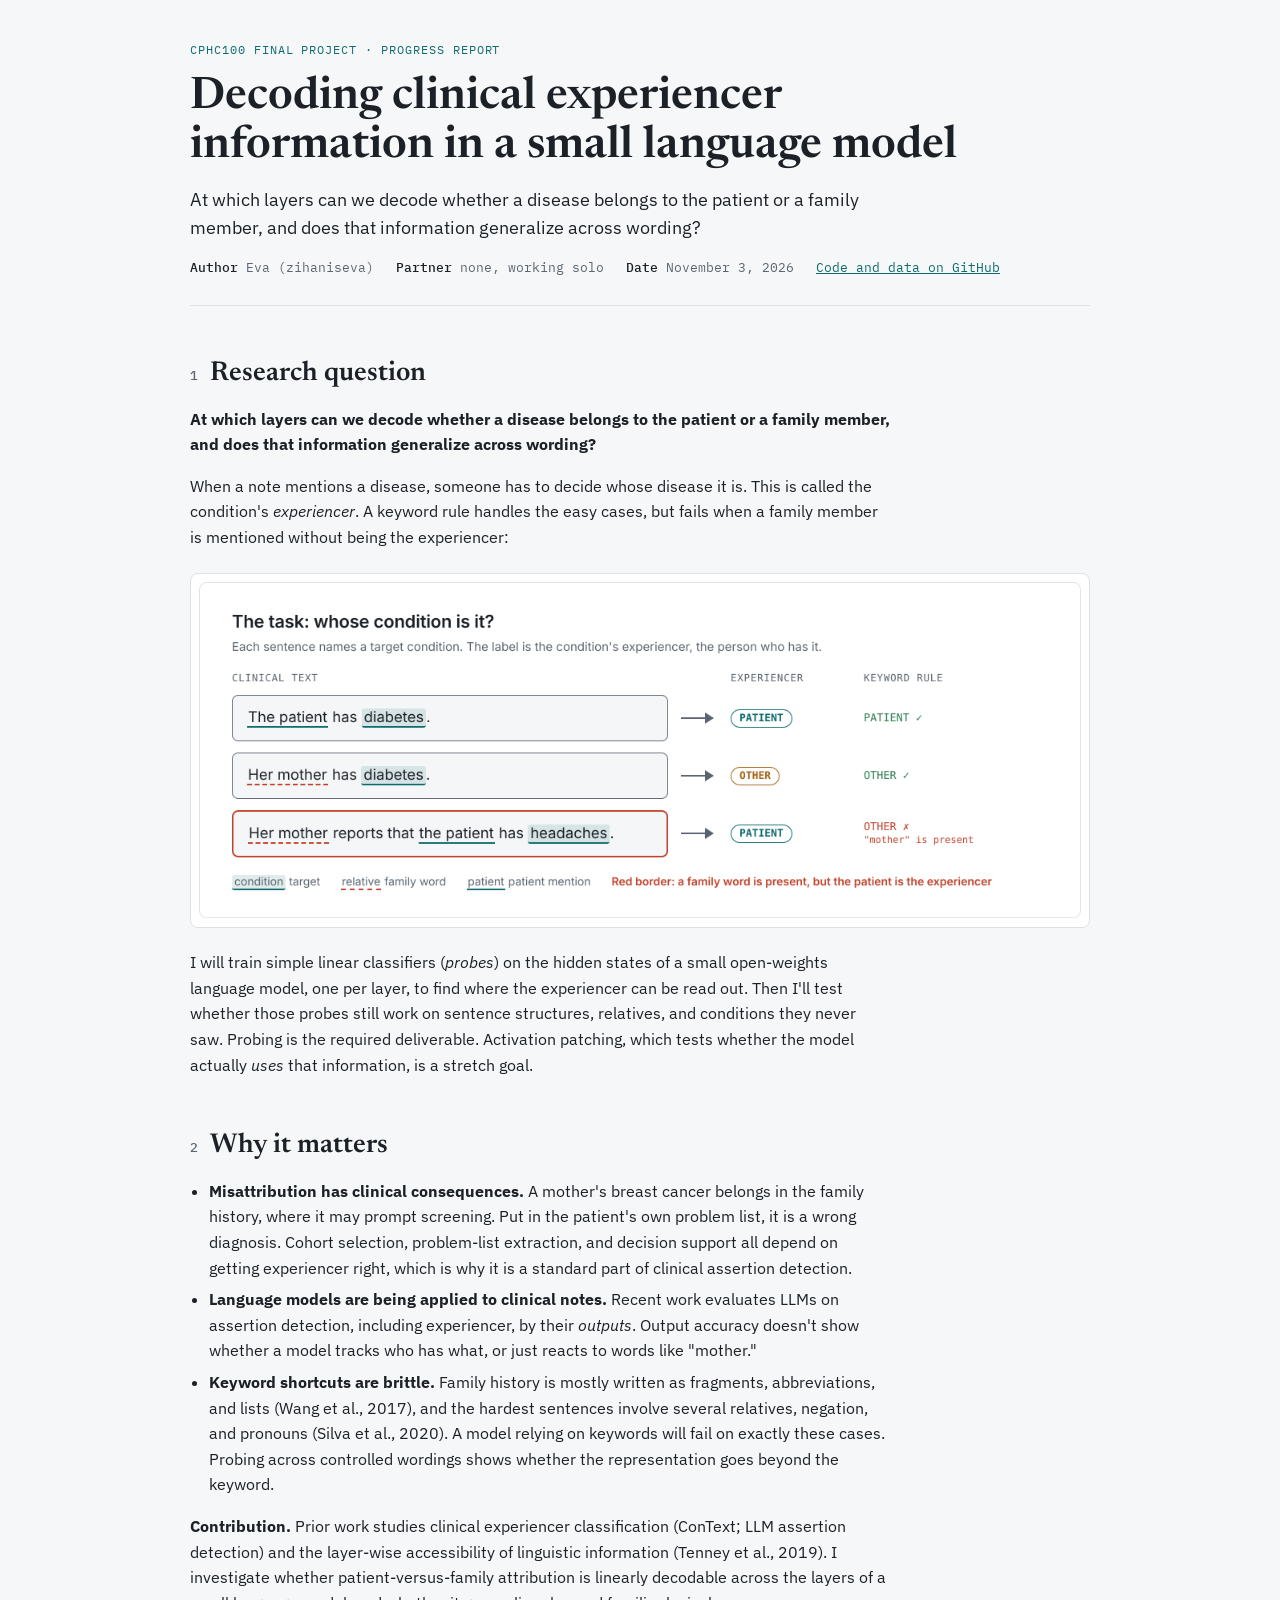
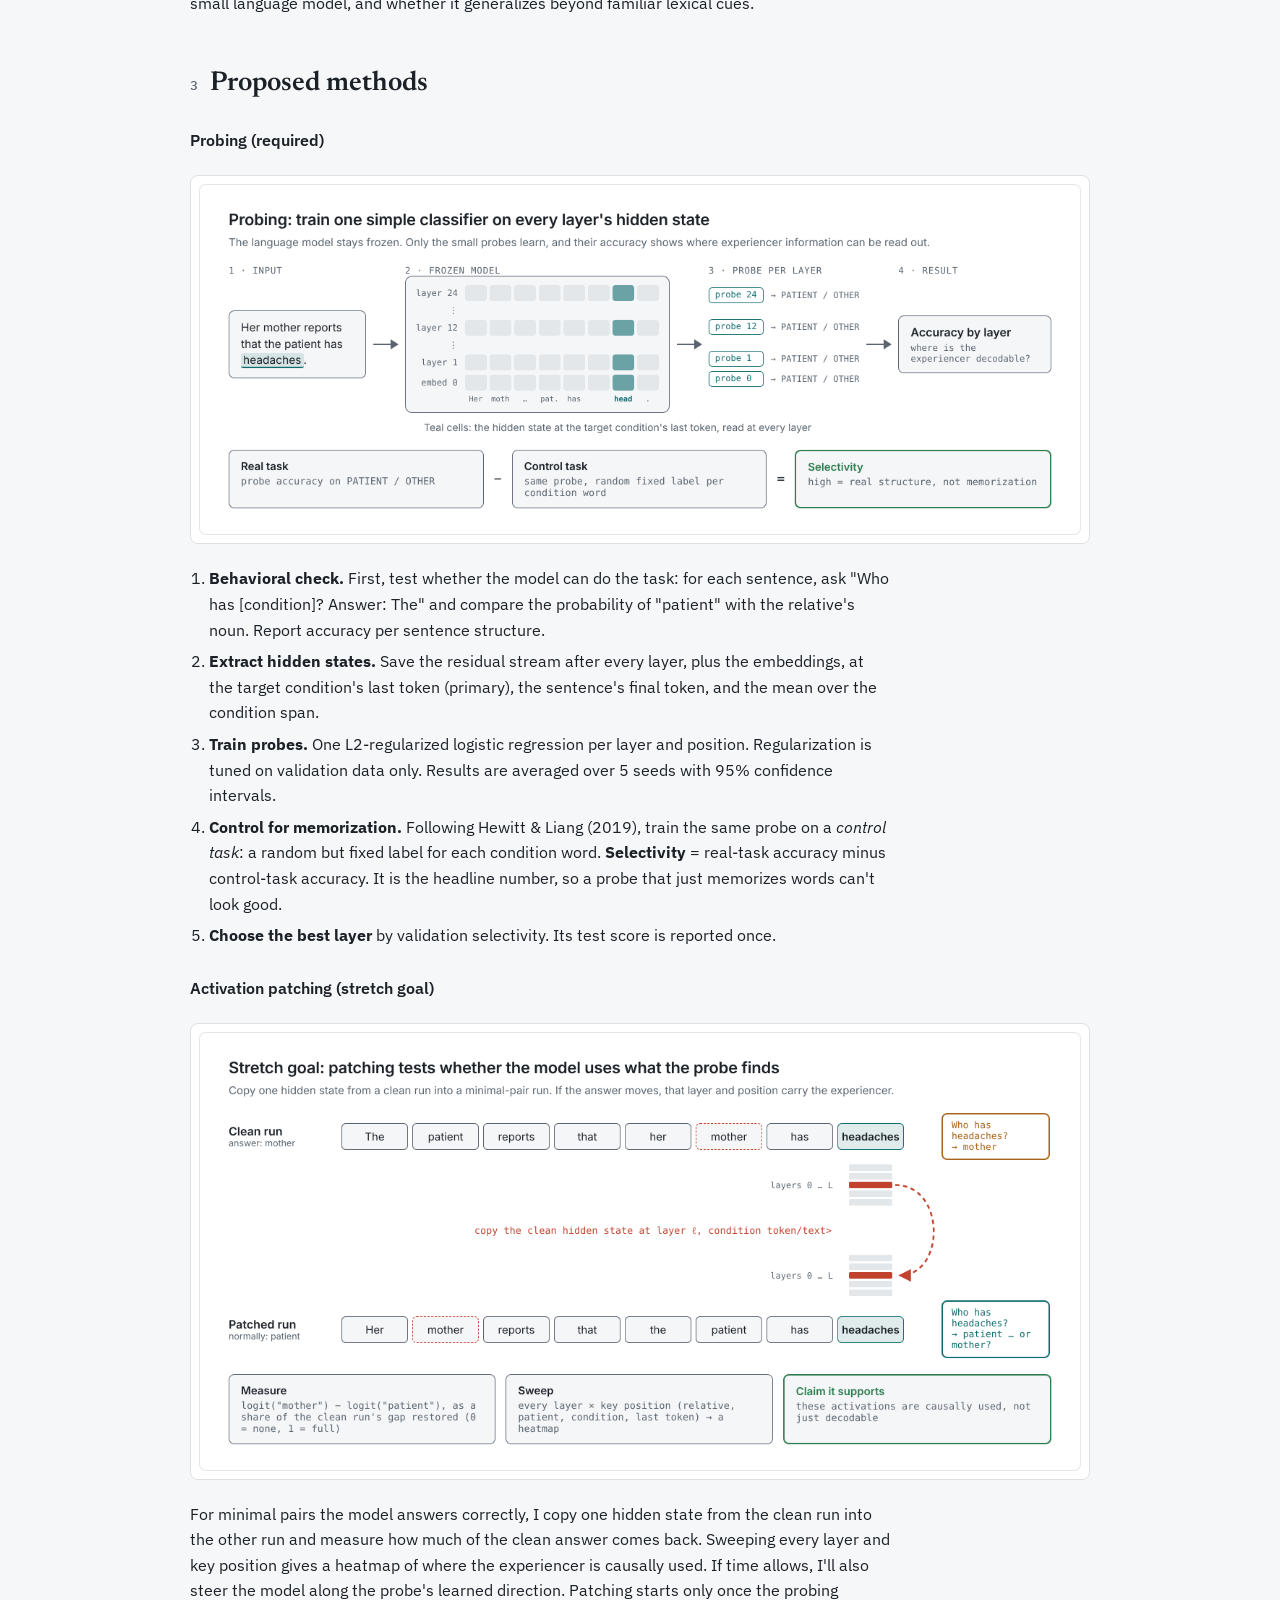
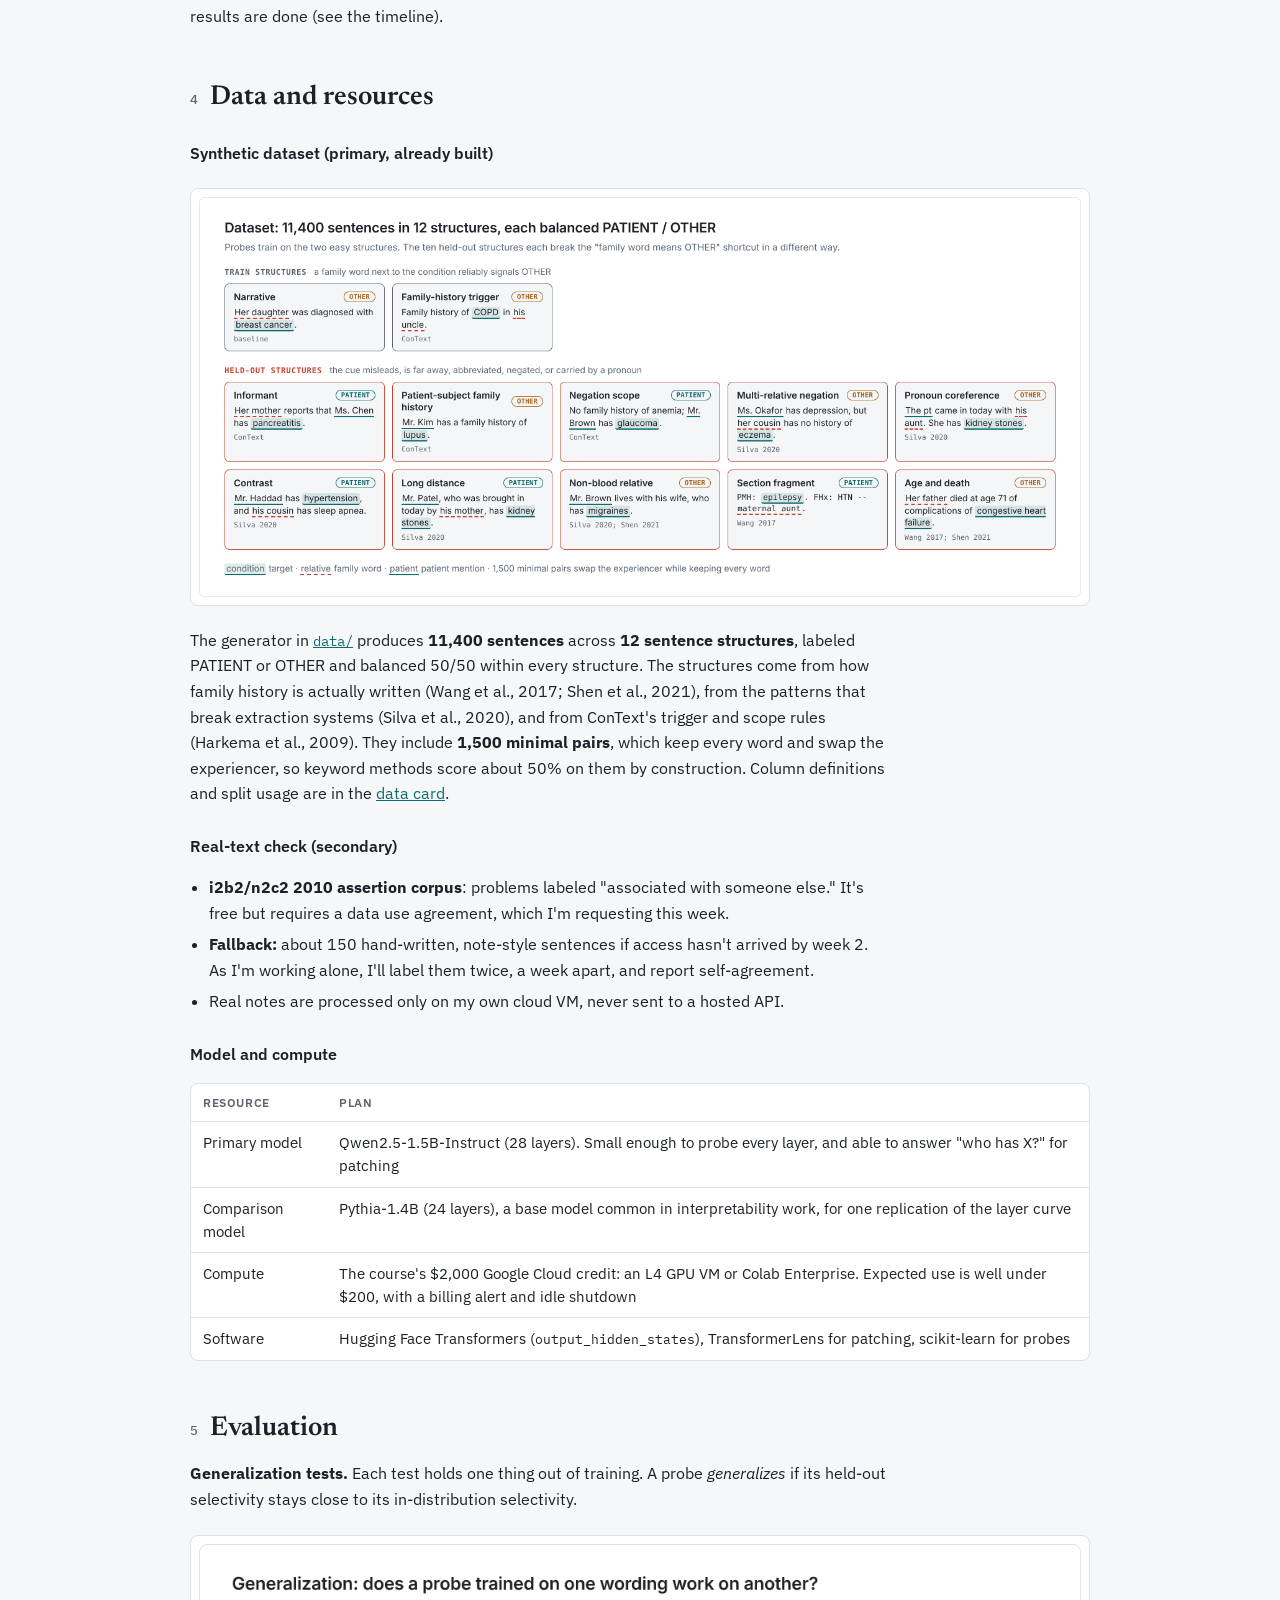
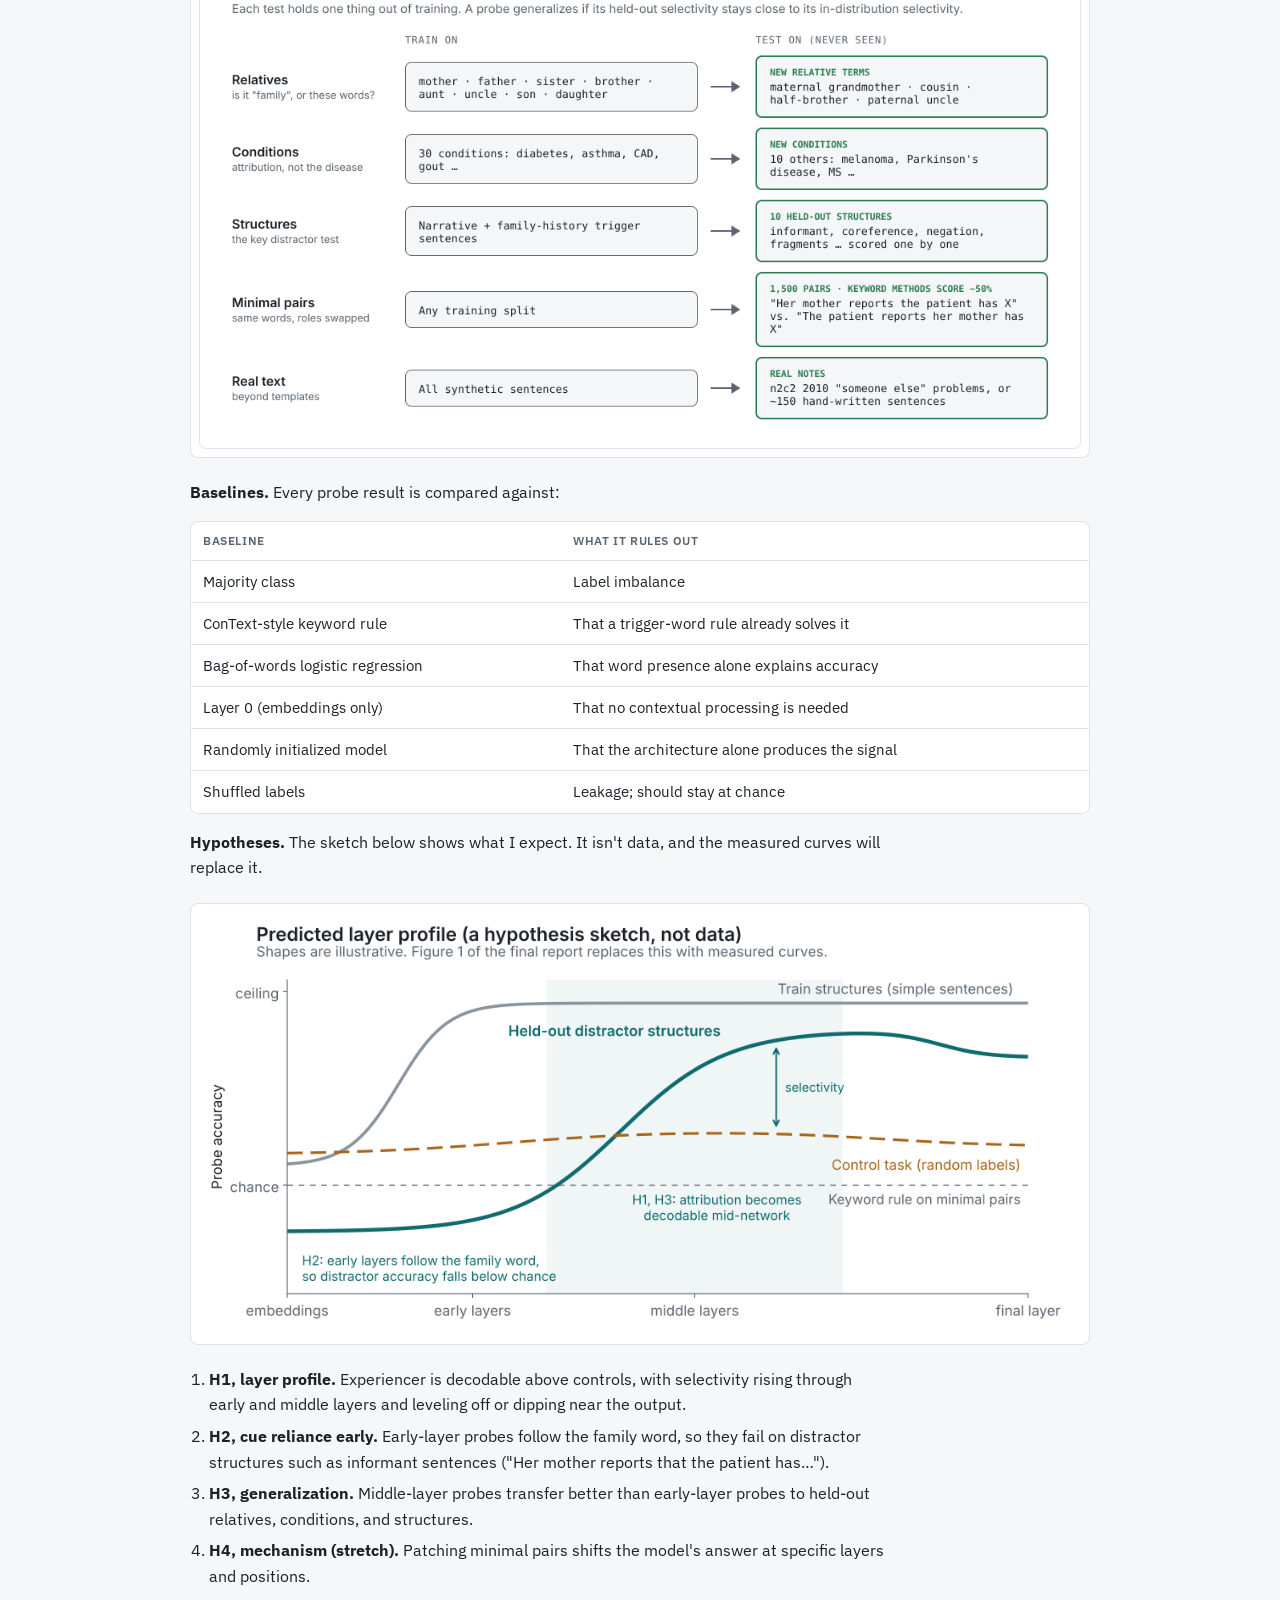
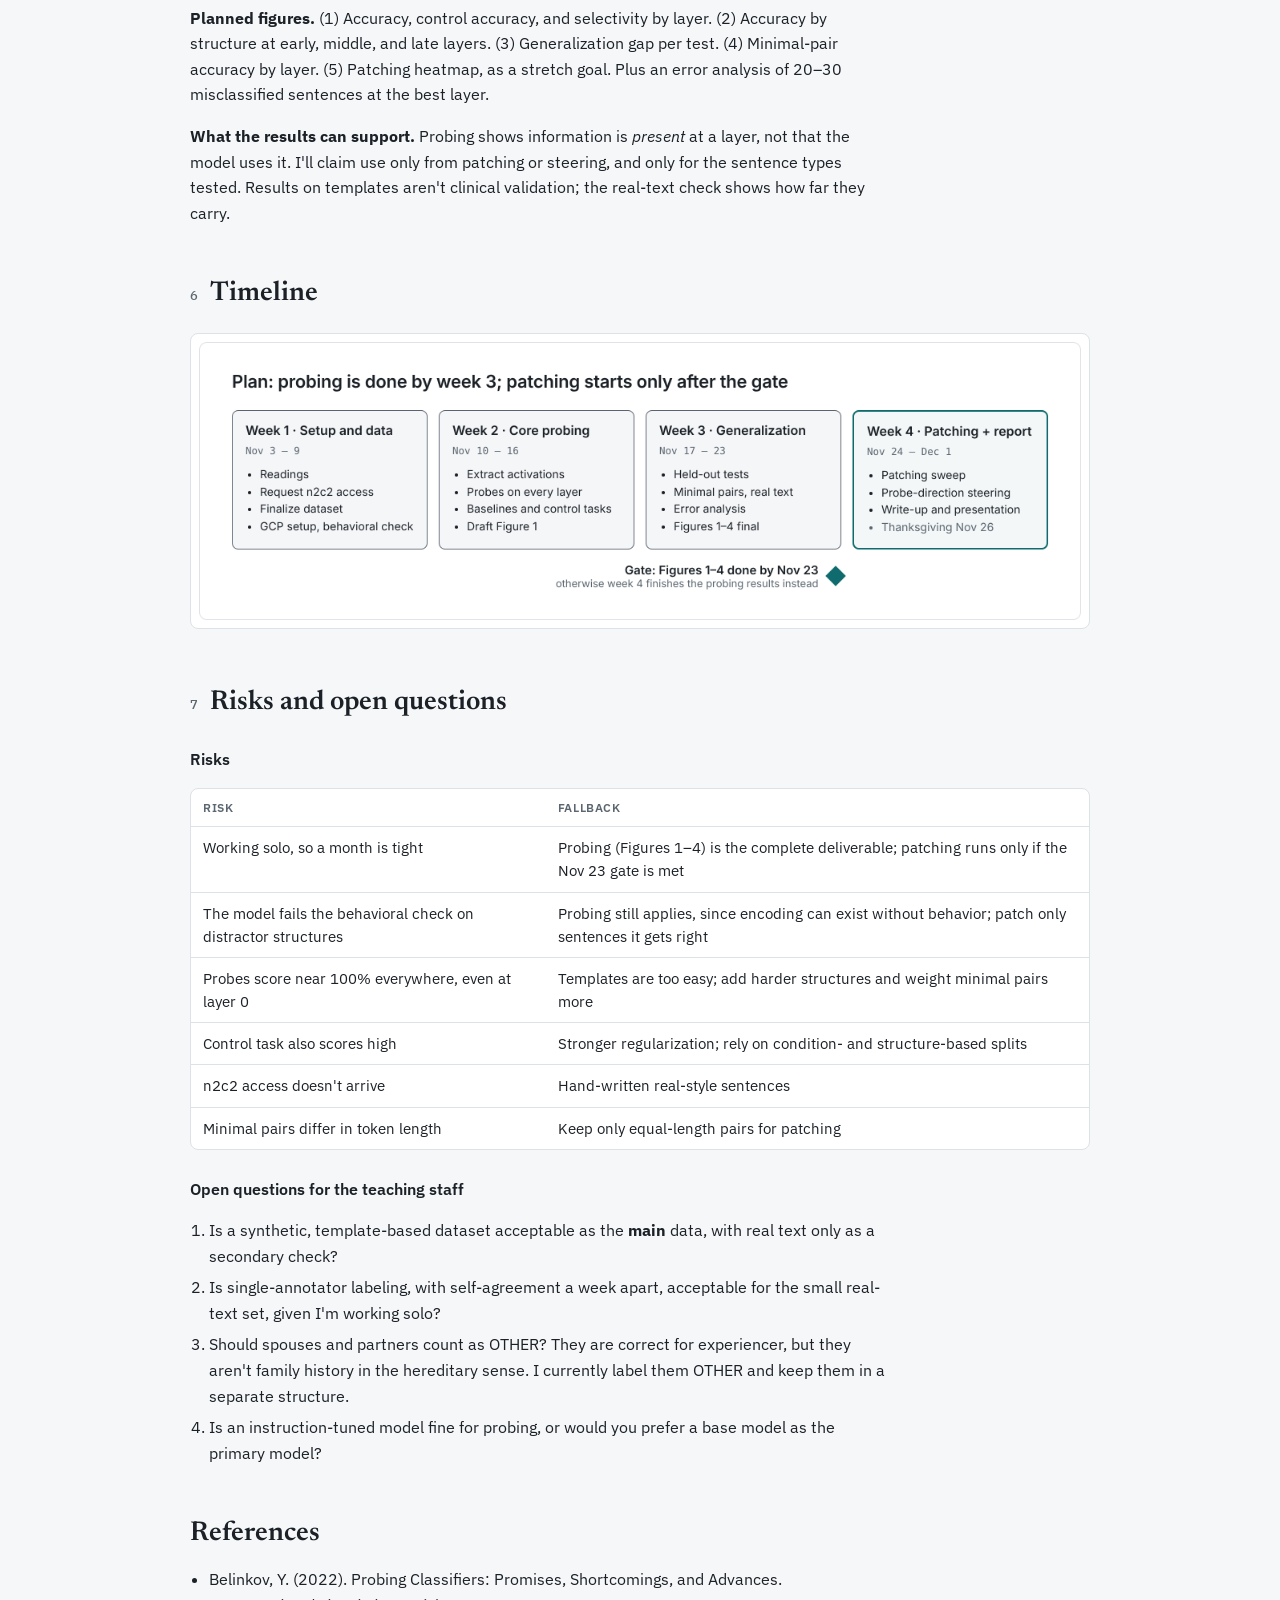
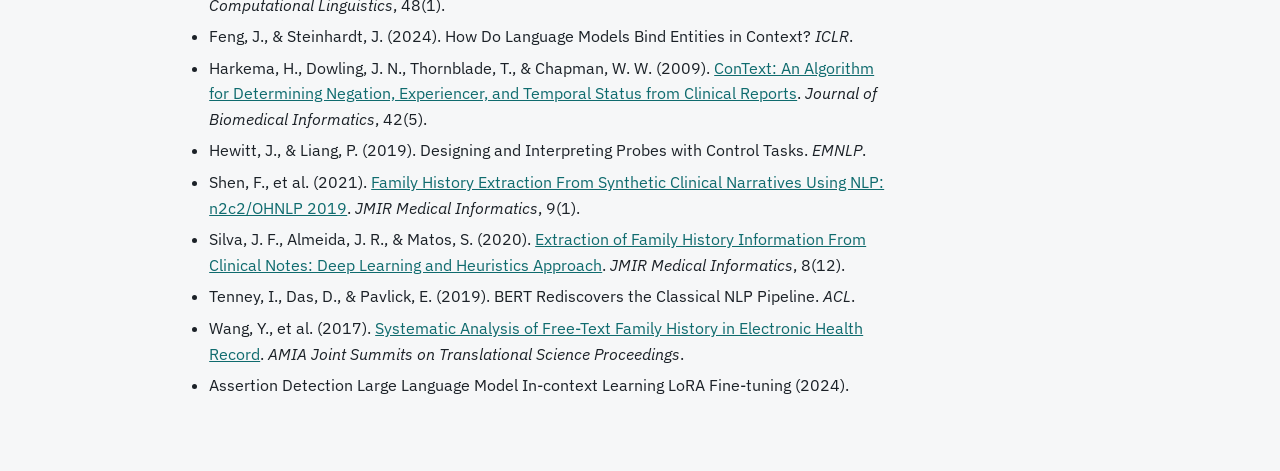
<file: index.html>
<!doctype html>
<html lang="en">
<head>
<meta charset="utf-8">
<meta name="viewport" content="width=device-width, initial-scale=1">
<title>Clinical Experiencer Probing</title>
<link rel="preconnect" href="https://fonts.googleapis.com">
<link rel="stylesheet" href="https://fonts.googleapis.com/css2?family=Newsreader:opsz,wght@6..72,500;6..72,600&family=IBM+Plex+Sans:wght@400;500;600&family=IBM+Plex+Mono:wght@400;500&display=swap">
<style>
:root{--bg:#f6f7f8;--surface:#fff;--fg:#1b2127;--muted:#5b6670;--rule:#dde2e6;--accent:#0f6b6e;
  --f-display:"Newsreader",Georgia,serif;--f-body:"IBM Plex Sans",system-ui,sans-serif;--f-mono:"IBM Plex Mono",ui-monospace,monospace}
@media (prefers-color-scheme:dark){:root:not([data-theme="light"]){--bg:#12171b;--surface:#1a2026;--fg:#e4e8eb;--muted:#97a3ad;--rule:#2c353d;--accent:#5cc2c0;color-scheme:dark}}
:root[data-theme="dark"]{--bg:#12171b;--surface:#1a2026;--fg:#e4e8eb;--muted:#97a3ad;--rule:#2c353d;--accent:#5cc2c0;color-scheme:dark}
*{box-sizing:border-box}
body{margin:0;background:var(--bg);color:var(--fg);font-family:var(--f-body);font-size:16px;line-height:1.6;padding:40px 16px 72px}
.wrap{max-width:900px;margin:0 auto;display:flex;flex-direction:column;gap:52px}
header{display:flex;flex-direction:column;gap:14px;border-bottom:1px solid var(--rule);padding-bottom:28px}
.eyebrow{font-family:var(--f-mono);font-size:12px;letter-spacing:.08em;text-transform:uppercase;color:var(--accent)}
h1{font-family:var(--f-display);font-weight:600;font-size:clamp(2rem,5vw,2.8rem);line-height:1.1;margin:0;text-wrap:balance}
.lede{font-size:1.12rem;max-width:66ch;margin:0}
.meta{display:flex;flex-wrap:wrap;gap:6px 22px;font-family:var(--f-mono);font-size:12.5px;color:var(--muted)}
.meta b{color:var(--fg);font-weight:500}
section{display:flex;flex-direction:column;gap:16px}
h2{font-family:var(--f-display);font-weight:600;font-size:1.7rem;line-height:1.2;margin:0;display:flex;gap:12px;align-items:baseline}
h2 .n{font-family:var(--f-mono);font-size:.8rem;color:var(--muted);font-weight:500}
h3{font-size:1.02rem;font-weight:600;margin:10px 0 0}
p,ul,ol{margin:0;max-width:70ch}
ul,ol{padding-left:1.2em;display:flex;flex-direction:column;gap:6px}
a{color:var(--accent)}
code{font-family:var(--f-mono);font-size:.88em}
figure{margin:6px 0}
.fig{background:#fff;border:1px solid var(--rule);border-radius:8px;padding:8px;overflow:hidden}
.fig img{display:block;width:100%;height:auto}
.tbl{overflow-x:auto;border:1px solid var(--rule);border-radius:8px;background:var(--surface)}
table{border-collapse:collapse;width:100%;font-size:14.5px}
th,td{padding:9px 12px;text-align:left;border-bottom:1px solid var(--rule);vertical-align:top}
th{font-weight:600;font-size:12px;color:var(--muted);text-transform:uppercase;letter-spacing:.05em}
tr:last-child td{border-bottom:0}
</style>
</head>
<body><div class="wrap">
<header>
  <div class="eyebrow">CPHC100 Final Project · Progress report</div>
  <h1>Decoding clinical experiencer information in a small language model</h1>
  <p class="lede">At which layers can we decode whether a disease belongs to the patient or a family member, and does that information generalize across wording?</p>
  <div class="meta"><span><b>Author</b> Eva (zihaniseva)</span><span><b>Partner</b> none, working solo</span><span><b>Date</b> November 3, 2026</span><span><a href="https://github.com/zihaniseva/cph-100-final-project">Code and data on GitHub</a></span></div>
</header>
<section><h2><span class="n">1</span>Research question</h2>
<p><strong>At which layers can we decode whether a disease belongs to the patient or a family member, and does that information generalize across wording?</strong></p>
<p>When a note mentions a disease, someone has to decide whose disease it is. This is called the condition's <em>experiencer</em>. A keyword rule handles the easy cases, but fails when a family member is mentioned without being the experiencer:</p>
<figure><div class="fig"><img src="figures/task.png" alt="The task: whose condition is it?"></div></figure>
<p>I will train simple linear classifiers (<em>probes</em>) on the hidden states of a small open-weights language model, one per layer, to find where the experiencer can be read out. Then I'll test whether those probes still work on sentence structures, relatives, and conditions they never saw. Probing is the required deliverable. Activation patching, which tests whether the model actually <em>uses</em> that information, is a stretch goal.</p>
</section>
<section><h2><span class="n">2</span>Why it matters</h2>
<ul>
<li><strong>Misattribution has clinical consequences.</strong> A mother's breast cancer belongs in the family history, where it may prompt screening. Put in the patient's own problem list, it is a wrong diagnosis. Cohort selection, problem-list extraction, and decision support all depend on getting experiencer right, which is why it is a standard part of clinical assertion detection.</li>
<li><strong>Language models are being applied to clinical notes.</strong> Recent work evaluates LLMs on assertion detection, including experiencer, by their <em>outputs</em>. Output accuracy doesn't show whether a model tracks who has what, or just reacts to words like "mother."</li>
<li><strong>Keyword shortcuts are brittle.</strong> Family history is mostly written as fragments, abbreviations, and lists (Wang et al., 2017), and the hardest sentences involve several relatives, negation, and pronouns (Silva et al., 2020). A model relying on keywords will fail on exactly these cases. Probing across controlled wordings shows whether the representation goes beyond the keyword.</li>
</ul>
<p><strong>Contribution.</strong> Prior work studies clinical experiencer classification (ConText; LLM assertion detection) and the layer-wise accessibility of linguistic information (Tenney et al., 2019). I investigate whether patient-versus-family attribution is linearly decodable across the layers of a small language model, and whether it generalizes beyond familiar lexical cues.</p>
</section>
<section><h2><span class="n">3</span>Proposed methods</h2>
<h3>Probing (required)</h3>
<figure><div class="fig"><img src="figures/pipeline.png" alt="Probing pipeline"></div></figure>
<ol>
<li><strong>Behavioral check.</strong> First, test whether the model can do the task: for each sentence, ask "Who has [condition]? Answer: The" and compare the probability of "patient" with the relative's noun. Report accuracy per sentence structure.</li>
<li><strong>Extract hidden states.</strong> Save the residual stream after every layer, plus the embeddings, at the target condition's last token (primary), the sentence's final token, and the mean over the condition span.</li>
<li><strong>Train probes.</strong> One L2-regularized logistic regression per layer and position. Regularization is tuned on validation data only. Results are averaged over 5 seeds with 95% confidence intervals.</li>
<li><strong>Control for memorization.</strong> Following Hewitt &amp; Liang (2019), train the same probe on a <em>control task</em>: a random but fixed label for each condition word. <strong>Selectivity</strong> = real-task accuracy minus control-task accuracy. It is the headline number, so a probe that just memorizes words can't look good.</li>
<li><strong>Choose the best layer</strong> by validation selectivity. Its test score is reported once.</li>
</ol>
<h3>Activation patching (stretch goal)</h3>
<figure><div class="fig"><img src="figures/patching.png" alt="Activation patching"></div></figure>
<p>For minimal pairs the model answers correctly, I copy one hidden state from the clean run into the other run and measure how much of the clean answer comes back. Sweeping every layer and key position gives a heatmap of where the experiencer is causally used. If time allows, I'll also steer the model along the probe's learned direction. Patching starts only once the probing results are done (see the timeline).</p>
</section>
<section><h2><span class="n">4</span>Data and resources</h2>
<h3>Synthetic dataset (primary, already built)</h3>
<figure><div class="fig"><img src="figures/structures.png" alt="Dataset structures"></div></figure>
<p>The generator in <a href="data/"><code>data/</code></a> produces <strong>11,400 sentences</strong> across <strong>12 sentence structures</strong>, labeled PATIENT or OTHER and balanced 50/50 within every structure. The structures come from how family history is actually written (Wang et al., 2017; Shen et al., 2021), from the patterns that break extraction systems (Silva et al., 2020), and from ConText's trigger and scope rules (Harkema et al., 2009). They include <strong>1,500 minimal pairs</strong>, which keep every word and swap the experiencer, so keyword methods score about 50% on them by construction. Column definitions and split usage are in the <a href="data/README.md">data card</a>.</p>
<h3>Real-text check (secondary)</h3>
<ul>
<li><strong>i2b2/n2c2 2010 assertion corpus</strong>: problems labeled "associated with someone else." It's free but requires a data use agreement, which I'm requesting this week.</li>
<li><strong>Fallback:</strong> about 150 hand-written, note-style sentences if access hasn't arrived by week 2. As I'm working alone, I'll label them twice, a week apart, and report self-agreement.</li>
<li>Real notes are processed only on my own cloud VM, never sent to a hosted API.</li>
</ul>
<h3>Model and compute</h3>
<div class="tbl"><table>
<thead>
<tr>
<th>Resource</th>
<th>Plan</th>
</tr>
</thead>
<tbody>
<tr>
<td>Primary model</td>
<td>Qwen2.5-1.5B-Instruct (28 layers). Small enough to probe every layer, and able to answer "who has X?" for patching</td>
</tr>
<tr>
<td>Comparison model</td>
<td>Pythia-1.4B (24 layers), a base model common in interpretability work, for one replication of the layer curve</td>
</tr>
<tr>
<td>Compute</td>
<td>The course's $2,000 Google Cloud credit: an L4 GPU VM or Colab Enterprise. Expected use is well under $200, with a billing alert and idle shutdown</td>
</tr>
<tr>
<td>Software</td>
<td>Hugging Face Transformers (<code>output_hidden_states</code>), TransformerLens for patching, scikit-learn for probes</td>
</tr>
</tbody>
</table></div>
</section>
<section><h2><span class="n">5</span>Evaluation</h2>
<p><strong>Generalization tests.</strong> Each test holds one thing out of training. A probe <em>generalizes</em> if its held-out selectivity stays close to its in-distribution selectivity.</p>
<figure><div class="fig"><img src="figures/splits.png" alt="Generalization tests"></div></figure>
<p><strong>Baselines.</strong> Every probe result is compared against:</p>
<div class="tbl"><table>
<thead>
<tr>
<th>Baseline</th>
<th>What it rules out</th>
</tr>
</thead>
<tbody>
<tr>
<td>Majority class</td>
<td>Label imbalance</td>
</tr>
<tr>
<td>ConText-style keyword rule</td>
<td>That a trigger-word rule already solves it</td>
</tr>
<tr>
<td>Bag-of-words logistic regression</td>
<td>That word presence alone explains accuracy</td>
</tr>
<tr>
<td>Layer 0 (embeddings only)</td>
<td>That no contextual processing is needed</td>
</tr>
<tr>
<td>Randomly initialized model</td>
<td>That the architecture alone produces the signal</td>
</tr>
<tr>
<td>Shuffled labels</td>
<td>Leakage; should stay at chance</td>
</tr>
</tbody>
</table></div>
<p><strong>Hypotheses.</strong> The sketch below shows what I expect. It isn't data, and the measured curves will replace it.</p>
<figure><div class="fig"><img src="figures/predictions.png" alt="Predicted layer profile"></div></figure>
<ol>
<li><strong>H1, layer profile.</strong> Experiencer is decodable above controls, with selectivity rising through early and middle layers and leveling off or dipping near the output.</li>
<li><strong>H2, cue reliance early.</strong> Early-layer probes follow the family word, so they fail on distractor structures such as informant sentences ("Her mother reports that the patient has…").</li>
<li><strong>H3, generalization.</strong> Middle-layer probes transfer better than early-layer probes to held-out relatives, conditions, and structures.</li>
<li><strong>H4, mechanism (stretch).</strong> Patching minimal pairs shifts the model's answer at specific layers and positions.</li>
</ol>
<p><strong>Planned figures.</strong> (1) Accuracy, control accuracy, and selectivity by layer. (2) Accuracy by structure at early, middle, and late layers. (3) Generalization gap per test. (4) Minimal-pair accuracy by layer. (5) Patching heatmap, as a stretch goal. Plus an error analysis of 20–30 misclassified sentences at the best layer.</p>
<p><strong>What the results can support.</strong> Probing shows information is <em>present</em> at a layer, not that the model uses it. I'll claim use only from patching or steering, and only for the sentence types tested. Results on templates aren't clinical validation; the real-text check shows how far they carry.</p>
</section>
<section><h2><span class="n">6</span>Timeline</h2>
<figure><div class="fig"><img src="figures/timeline.png" alt="Four-week plan"></div></figure>
</section>
<section><h2><span class="n">7</span>Risks and open questions</h2>
<h3>Risks</h3>
<div class="tbl"><table>
<thead>
<tr>
<th>Risk</th>
<th>Fallback</th>
</tr>
</thead>
<tbody>
<tr>
<td>Working solo, so a month is tight</td>
<td>Probing (Figures 1–4) is the complete deliverable; patching runs only if the Nov 23 gate is met</td>
</tr>
<tr>
<td>The model fails the behavioral check on distractor structures</td>
<td>Probing still applies, since encoding can exist without behavior; patch only sentences it gets right</td>
</tr>
<tr>
<td>Probes score near 100% everywhere, even at layer 0</td>
<td>Templates are too easy; add harder structures and weight minimal pairs more</td>
</tr>
<tr>
<td>Control task also scores high</td>
<td>Stronger regularization; rely on condition- and structure-based splits</td>
</tr>
<tr>
<td>n2c2 access doesn't arrive</td>
<td>Hand-written real-style sentences</td>
</tr>
<tr>
<td>Minimal pairs differ in token length</td>
<td>Keep only equal-length pairs for patching</td>
</tr>
</tbody>
</table></div>
<h3>Open questions for the teaching staff</h3>
<ol>
<li>Is a synthetic, template-based dataset acceptable as the <strong>main</strong> data, with real text only as a secondary check?</li>
<li>Is single-annotator labeling, with self-agreement a week apart, acceptable for the small real-text set, given I'm working solo?</li>
<li>Should spouses and partners count as OTHER? They are correct for experiencer, but they aren't family history in the hereditary sense. I currently label them OTHER and keep them in a separate structure.</li>
<li>Is an instruction-tuned model fine for probing, or would you prefer a base model as the primary model?</li>
</ol>
</section>
<section><h2>References</h2>
<ul>
<li>Belinkov, Y. (2022). Probing Classifiers: Promises, Shortcomings, and Advances. <em>Computational Linguistics</em>, 48(1).</li>
<li>Feng, J., &amp; Steinhardt, J. (2024). How Do Language Models Bind Entities in Context? <em>ICLR</em>.</li>
<li>Harkema, H., Dowling, J. N., Thornblade, T., &amp; Chapman, W. W. (2009). <a href="https://pmc.ncbi.nlm.nih.gov/articles/PMC2757457">ConText: An Algorithm for Determining Negation, Experiencer, and Temporal Status from Clinical Reports</a>. <em>Journal of Biomedical Informatics</em>, 42(5).</li>
<li>Hewitt, J., &amp; Liang, P. (2019). Designing and Interpreting Probes with Control Tasks. <em>EMNLP</em>.</li>
<li>Shen, F., et al. (2021). <a href="https://medinform.jmir.org/2021/1/e24008/">Family History Extraction From Synthetic Clinical Narratives Using NLP: n2c2/OHNLP 2019</a>. <em>JMIR Medical Informatics</em>, 9(1).</li>
<li>Silva, J. F., Almeida, J. R., &amp; Matos, S. (2020). <a href="https://pmc.ncbi.nlm.nih.gov/articles/PMC7803476/">Extraction of Family History Information From Clinical Notes: Deep Learning and Heuristics Approach</a>. <em>JMIR Medical Informatics</em>, 8(12).</li>
<li>Tenney, I., Das, D., &amp; Pavlick, E. (2019). BERT Rediscovers the Classical NLP Pipeline. <em>ACL</em>.</li>
<li>Wang, Y., et al. (2017). <a href="https://pmc.ncbi.nlm.nih.gov/articles/PMC5543380">Systematic Analysis of Free-Text Family History in Electronic Health Record</a>. <em>AMIA Joint Summits on Translational Science Proceedings</em>.</li>
<li>Assertion Detection Large Language Model In-context Learning LoRA Fine-tuning (2024).</li>
</ul></section>
</div></body></html>
</file>
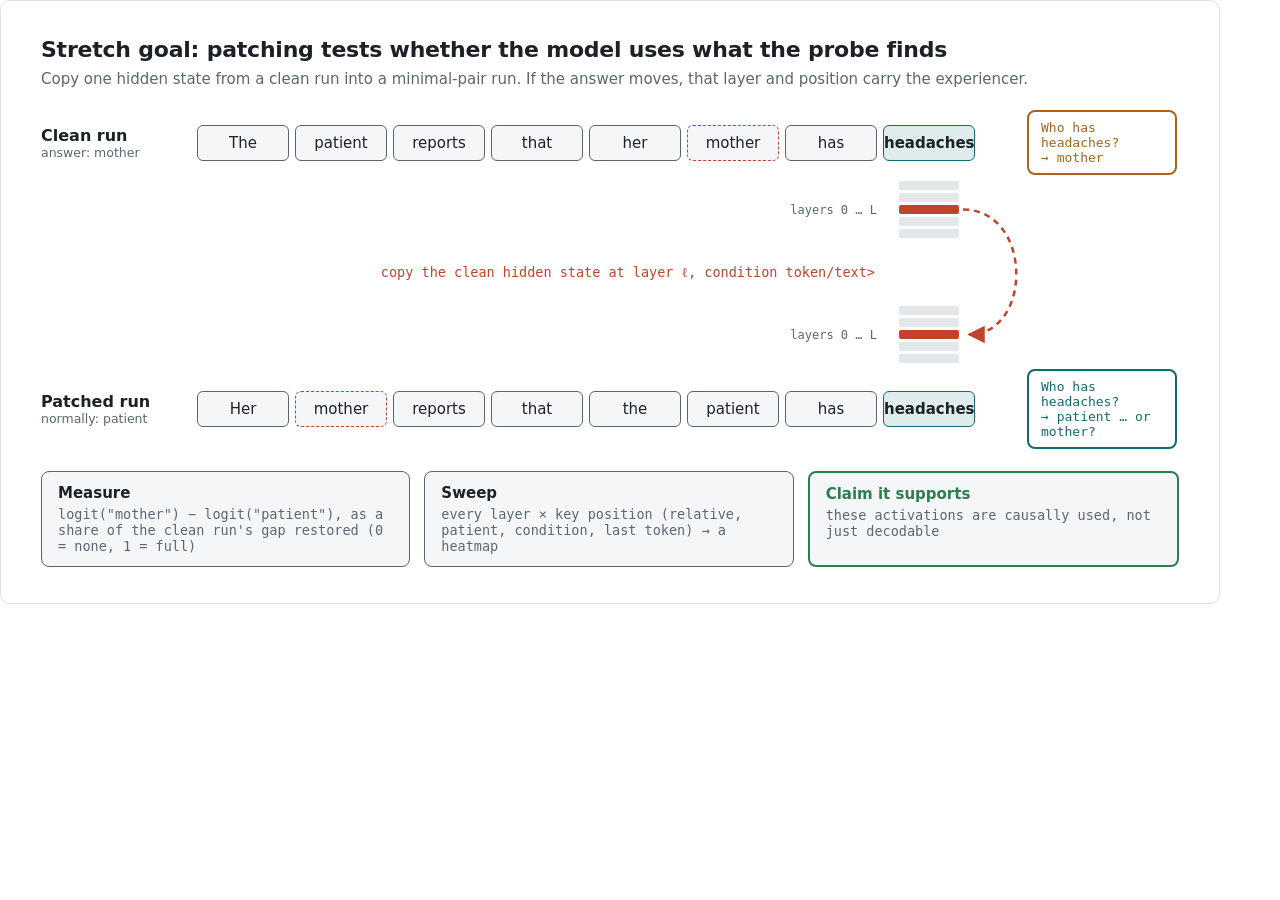
<file: figures/src/patching.html>
<!doctype html><html><head><meta charset="utf-8"><link rel="stylesheet" href="style.css">
<style>
.wrap{position:relative}
.run{display:grid;grid-template-columns:150px repeat(8,92px) 40px 150px;align-items:center;column-gap:6px}
.rl{font-weight:600;font-size:16px}
.rl small{display:block;font-weight:400;font-size:12.5px;color:var(--muted)}
.tok{font-size:15px;text-align:center;padding:8px 0;background:var(--box);border:1.5px solid var(--edge);border-radius:6px}
.tok.c{background:rgba(15,107,110,.13);border-color:var(--teal);font-weight:600}
.tok.f{border-style:dashed;border-color:var(--red)}
.ans{border:2px solid;border-radius:8px;padding:8px 12px;font-family:var(--mono);font-size:13px}
.stack{display:grid;grid-template-columns:150px repeat(8,92px);column-gap:6px;margin:6px 0}
.lay{display:flex;flex-direction:column;gap:3px;align-items:center}
.lay i{display:block;width:60px;height:9px;border-radius:2px;background:#e3e7ea}
.lay i.on{background:var(--red)}
.mid{height:56px}
.lbl{font-family:var(--mono);font-size:12px;color:var(--muted);text-align:right;align-self:center}
svg.ov{position:absolute;left:0;top:0;pointer-events:none}
.out{display:flex;gap:14px}
.out .box{flex:1}
</style></head><body>
<div class="figure" style="width:1220px">
  <div class="title">Stretch goal: patching tests whether the model uses what the probe finds</div>
  <div class="sub">Copy one hidden state from a clean run into a minimal-pair run. If the answer moves, that layer and position carry the experiencer.</div>
  <div class="wrap" id="w">
    <div class="run">
      <div class="rl">Clean run<small>answer: mother</small></div>
      <div class="tok">The</div><div class="tok">patient</div><div class="tok">reports</div><div class="tok">that</div><div class="tok">her</div><div class="tok f">mother</div><div class="tok">has</div><div class="tok c" id="c1">headaches</div>
      <div></div><div class="ans" style="border-color:var(--amber);color:var(--amber)">Who has headaches?<br>→ mother</div>
    </div>
    <div class="stack">
      <div></div><div></div><div></div><div></div><div></div><div></div><div></div><div class="lbl">layers 0 … L</div>
      <div class="lay" id="l1"><i></i><i></i><i class="on"></i><i></i><i></i></div>
    </div>
    <div class="mid"></div>
    <div class="stack">
      <div></div><div></div><div></div><div></div><div></div><div></div><div></div><div class="lbl">layers 0 … L</div>
      <div class="lay" id="l2"><i></i><i></i><i class="on"></i><i></i><i></i></div>
    </div>
    <div class="run">
      <div class="rl">Patched run<small>normally: patient</small></div>
      <div class="tok">Her</div><div class="tok f">mother</div><div class="tok">reports</div><div class="tok">that</div><div class="tok">the</div><div class="tok">patient</div><div class="tok">has</div><div class="tok c">headaches</div>
      <div></div><div class="ans" style="border-color:var(--teal);color:var(--teal)">Who has headaches?<br>→ patient … or mother?</div>
    </div>
    <svg class="ov" id="ov"></svg>
  </div>
  <div class="out">
    <div class="box"><div class="h" style="font-size:15px">Measure</div><div class="m">logit("mother") − logit("patient"), as a share of the clean run's gap restored (0 = none, 1 = full)</div></div>
    <div class="box"><div class="h" style="font-size:15px">Sweep</div><div class="m">every layer × key position (relative, patient, condition, last token) → a heatmap</div></div>
    <div class="box" style="border-color:var(--green);border-width:2px"><div class="h good" style="font-size:15px">Claim it supports</div><div class="m">these activations are causally used, not just decodable</div></div>
  </div>
</div>
<script>
const w=document.getElementById('w').getBoundingClientRect();
const a=document.querySelector('#l1 i.on').getBoundingClientRect(), b=document.querySelector('#l2 i.on').getBoundingClientRect();
const ov=document.getElementById('ov'); ov.setAttribute('width',w.width); ov.setAttribute('height',w.height);
const x1=a.right-w.left+4, xl=a.left-w.left, y1=a.top+a.height/2-w.top, y2=b.top+b.height/2-w.top;
ov.innerHTML=`<defs><marker id="m" viewBox="0 0 10 10" refX="9" refY="5" markerWidth="7" markerHeight="7" orient="auto"><path d="M0 0L10 5L0 10z" fill="#c2432d"/></marker></defs>
<path d="M${x1} ${y1} C ${x1+70} ${y1}, ${x1+70} ${y2}, ${x1+6} ${y2}" fill="none" stroke="#c2432d" stroke-width="2.5" stroke-dasharray="6 5" marker-end="url(#m)"/>
<text x="${xl-24}" y="${(y1+y2)/2+5}" text-anchor="end" font-family="DejaVu Sans Mono" font-size="13.5" fill="#c2432d">copy the clean hidden state at layer ℓ, condition token/text>`;
</script>
</body></html>
</file>
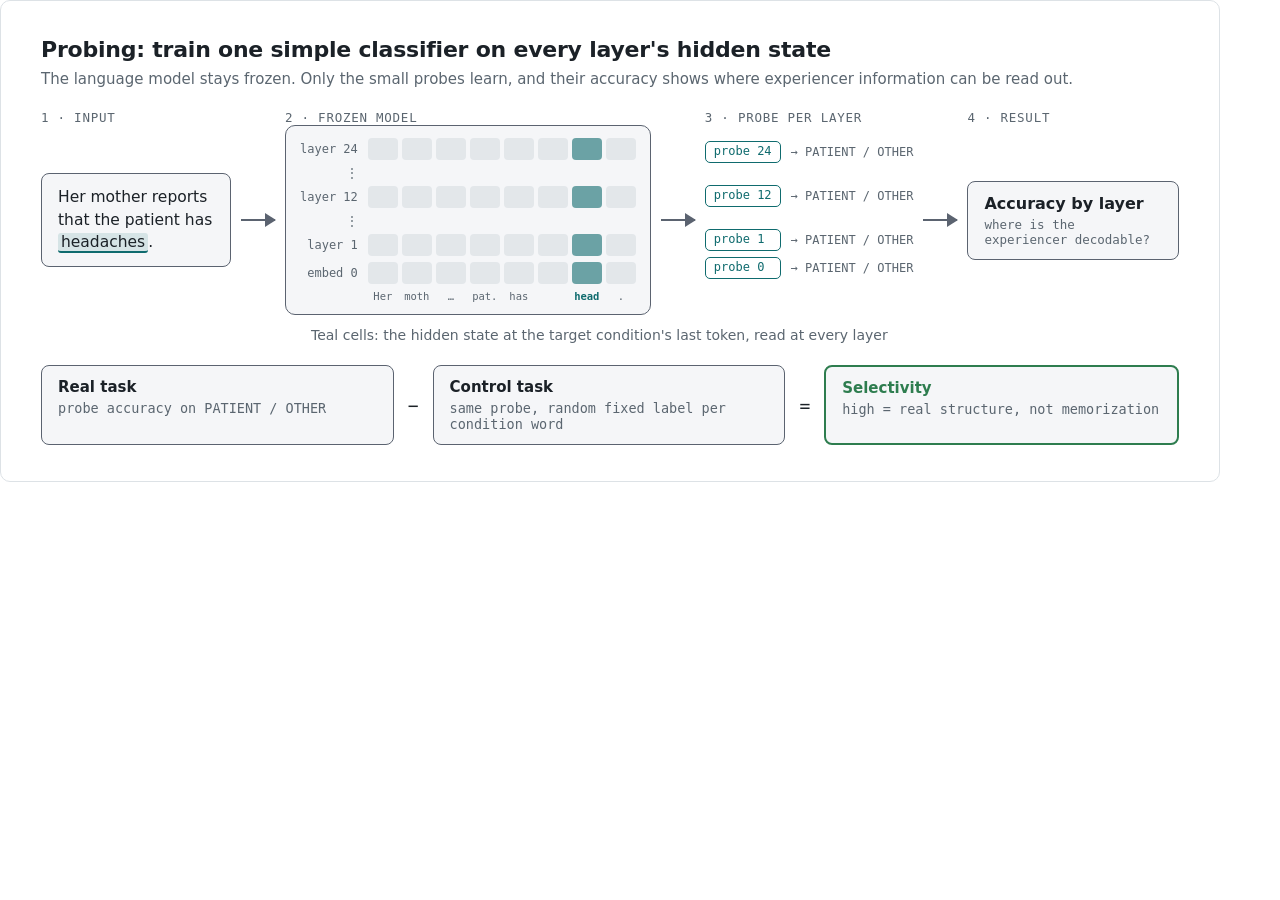
<file: figures/src/pipeline.html>
<!doctype html><html><head><meta charset="utf-8"><link rel="stylesheet" href="style.css">
<style>
.cap{font-family:var(--mono);font-size:12.5px;letter-spacing:.06em;text-transform:uppercase;color:var(--muted);white-space:nowrap}
.main{display:grid;grid-template-columns:190px 34px auto 34px auto 34px 1fr;align-items:center;column-gap:10px}
.lm{border:1.5px solid var(--edge);border-radius:10px;padding:12px 14px;background:var(--box);display:grid;grid-template-columns:auto auto;column-gap:10px;row-gap:6px;align-items:center}
.n{font-family:var(--mono);font-size:12px;color:var(--muted);text-align:right;white-space:nowrap}
.cells{display:flex;gap:4px}
.cell{width:30px;height:22px;border-radius:4px;background:#e3e7ea;display:block}
.cell.hot{background:rgba(15,107,110,.6)}
.toks{display:flex;gap:4px;font-family:var(--mono);font-size:10.5px;color:var(--muted)}
.toks span{width:30px;text-align:center;white-space:nowrap}
.probes{display:grid;grid-template-columns:auto auto;column-gap:10px;row-gap:6px;align-items:center;padding:12px 0}
.pb{font-family:var(--mono);font-size:12px;border:1.5px solid var(--teal);color:var(--teal);border-radius:5px;padding:0 8px;height:22px;line-height:19px;white-space:nowrap}
.po{font-family:var(--mono);font-size:12px;color:var(--muted);white-space:nowrap}
.gap{height:10px}
.ctrl{display:flex;gap:14px;align-items:stretch}
.ctrl .box{flex:1}
.eq{font-family:var(--mono);font-size:18px;align-self:center}
</style></head><body>
<div class="figure" style="width:1220px">
  <div class="title">Probing: train one simple classifier on every layer's hidden state</div>
  <div class="sub">The language model stays frozen. Only the small probes learn, and their accuracy shows where experiencer information can be read out.</div>
  <div class="main">
    <div class="cap">1 · Input</div><div></div><div class="cap">2 · Frozen model</div><div></div><div class="cap">3 · Probe per layer</div><div></div><div class="cap">4 · Result</div>
    <div class="box" style="font-size:15.5px;line-height:1.45">Her mother reports that the patient has <span class="cond">headaches</span>.</div>
    <div class="arrow" style="width:34px"></div>
    <div class="lm">
      <span class="n">layer 24</span><span class="cells"><i class="cell"></i><i class="cell"></i><i class="cell"></i><i class="cell"></i><i class="cell"></i><i class="cell"></i><i class="cell hot"></i><i class="cell"></i></span>
      <span class="n">⋮</span><span class="gap"></span>
      <span class="n">layer 12</span><span class="cells"><i class="cell"></i><i class="cell"></i><i class="cell"></i><i class="cell"></i><i class="cell"></i><i class="cell"></i><i class="cell hot"></i><i class="cell"></i></span>
      <span class="n">⋮</span><span class="gap"></span>
      <span class="n">layer 1</span><span class="cells"><i class="cell"></i><i class="cell"></i><i class="cell"></i><i class="cell"></i><i class="cell"></i><i class="cell"></i><i class="cell hot"></i><i class="cell"></i></span>
      <span class="n">embed 0</span><span class="cells"><i class="cell"></i><i class="cell"></i><i class="cell"></i><i class="cell"></i><i class="cell"></i><i class="cell"></i><i class="cell hot"></i><i class="cell"></i></span>
      <span></span><span class="toks"><span>Her</span><span>moth</span><span>…</span><span>pat.</span><span>has</span><span></span><span style="color:var(--teal);font-weight:700">head</span><span>.</span></span>
    </div>
    <div class="arrow" style="width:34px"></div>
    <div class="probes">
      <span class="pb">probe 24</span><span class="po">→ PATIENT / OTHER</span>
      <span class="gap"></span><span class="gap"></span>
      <span class="pb">probe 12</span><span class="po">→ PATIENT / OTHER</span>
      <span class="gap"></span><span class="gap"></span>
      <span class="pb">probe 1</span><span class="po">→ PATIENT / OTHER</span>
      <span class="pb">probe 0</span><span class="po">→ PATIENT / OTHER</span>
      <span style="height:14px"></span><span></span>
    </div>
    <div class="arrow" style="width:34px"></div>
    <div class="box"><div class="h" style="font-size:16px">Accuracy by layer</div><div class="m" style="font-size:12.5px">where is the experiencer decodable?</div></div>
  </div>
  <div class="note" style="margin-top:-10px;margin-left:270px">Teal cells: the hidden state at the target condition's last token, read at every layer</div>
  <div class="ctrl">
    <div class="box"><div class="h" style="font-size:15px">Real task</div><div class="m">probe accuracy on PATIENT / OTHER</div></div>
    <div class="eq">−</div>
    <div class="box"><div class="h" style="font-size:15px">Control task</div><div class="m">same probe, random fixed label per condition word</div></div>
    <div class="eq">=</div>
    <div class="box" style="border-color:var(--green);border-width:2px"><div class="h good" style="font-size:15px">Selectivity</div><div class="m">high = real structure, not memorization</div></div>
  </div>
</div></body></html>
</file>
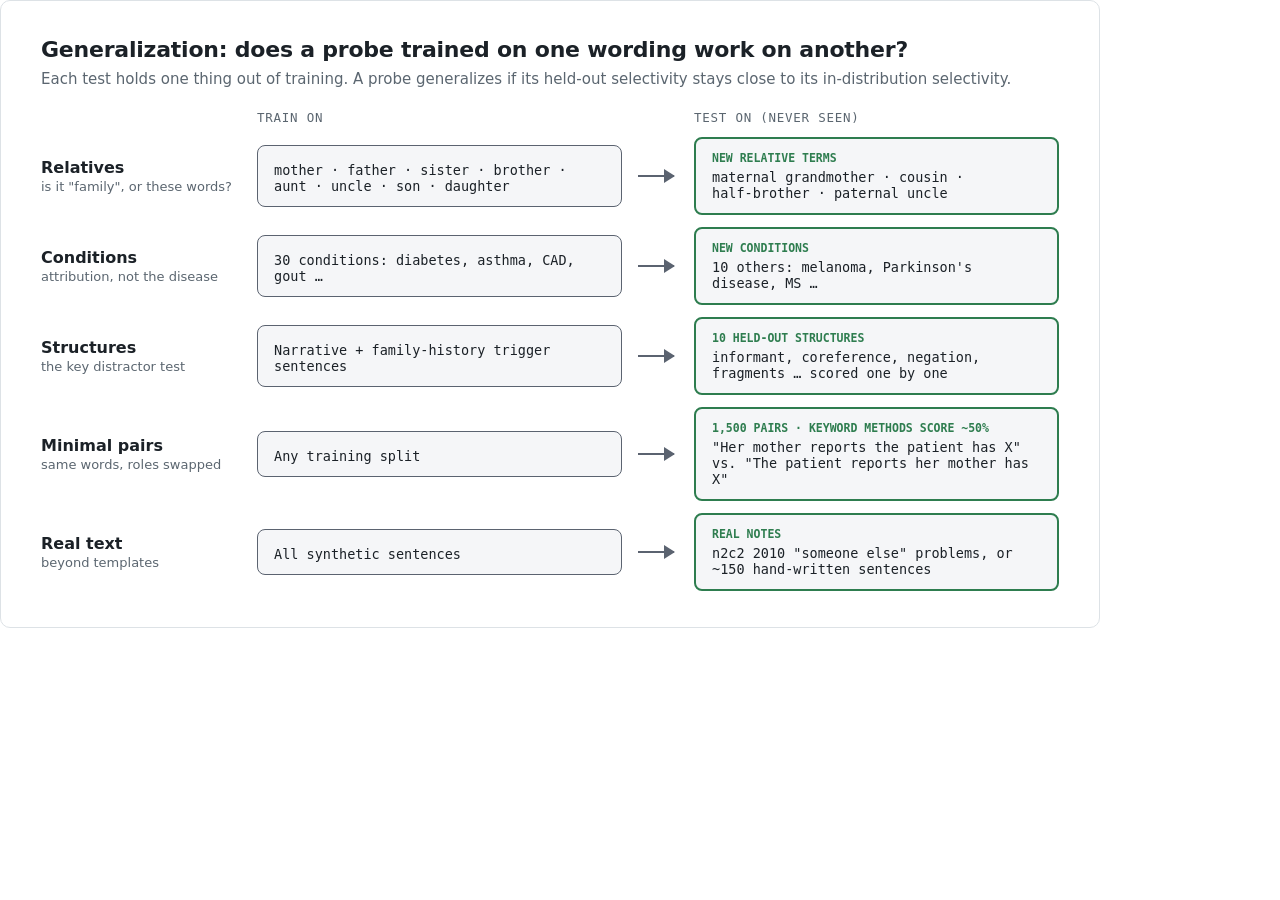
<file: figures/src/splits.html>
<!doctype html><html><head><meta charset="utf-8"><link rel="stylesheet" href="style.css">
<style>
.g{display:grid;grid-template-columns:200px 1fr 40px 1fr;gap:12px 16px;align-items:center}
.hd{font-family:var(--mono);font-size:12.5px;letter-spacing:.06em;text-transform:uppercase;color:var(--muted)}
.lab{font-weight:600;font-size:16px}
.lab small{display:block;font-weight:400;font-size:13px;color:var(--muted);margin-top:2px}
.box .m{color:var(--ink);font-size:13.5px}
.new{border-color:var(--green);border-width:2px}
.new .tag{font-family:var(--mono);font-size:11.5px;color:var(--green);font-weight:600;margin-bottom:3px}
</style></head><body>
<div class="figure">
  <div class="title">Generalization: does a probe trained on one wording work on another?</div>
  <div class="sub">Each test holds one thing out of training. A probe generalizes if its held-out selectivity stays close to its in-distribution selectivity.</div>
  <div class="g">
    <div></div><div class="hd">Train on</div><div></div><div class="hd">Test on (never seen)</div>
    <div class="lab">Relatives<small>is it "family", or these words?</small></div>
    <div class="box"><div class="m">mother · father · sister · brother · aunt · uncle · son · daughter</div></div><div class="arrow" style="width:36px"></div>
    <div class="box new"><div class="tag">NEW RELATIVE TERMS</div><div class="m">maternal grandmother · cousin · <span style="white-space:nowrap">half-brother</span> · paternal uncle</div></div>

    <div class="lab">Conditions<small>attribution, not the disease</small></div>
    <div class="box"><div class="m">30 conditions: diabetes, asthma, CAD, gout …</div></div><div class="arrow" style="width:36px"></div>
    <div class="box new"><div class="tag">NEW CONDITIONS</div><div class="m">10 others: melanoma, Parkinson's disease, MS …</div></div>

    <div class="lab">Structures<small>the key distractor test</small></div>
    <div class="box"><div class="m">Narrative + family-history trigger sentences</div></div><div class="arrow" style="width:36px"></div>
    <div class="box new"><div class="tag">10 HELD-OUT STRUCTURES</div><div class="m">informant, coreference, negation, fragments … scored one by one</div></div>

    <div class="lab">Minimal pairs<small>same words, roles swapped</small></div>
    <div class="box"><div class="m">Any training split</div></div><div class="arrow" style="width:36px"></div>
    <div class="box new"><div class="tag">1,500 PAIRS · KEYWORD METHODS SCORE ~50%</div><div class="m">"Her mother reports the patient has X" vs. "The patient reports her mother has X"</div></div>

    <div class="lab">Real text<small>beyond templates</small></div>
    <div class="box"><div class="m">All synthetic sentences</div></div><div class="arrow" style="width:36px"></div>
    <div class="box new"><div class="tag">REAL NOTES</div><div class="m">n2c2 2010 "someone else" problems, or ~150 hand-written sentences</div></div>
  </div>
</div></body></html>
</file>
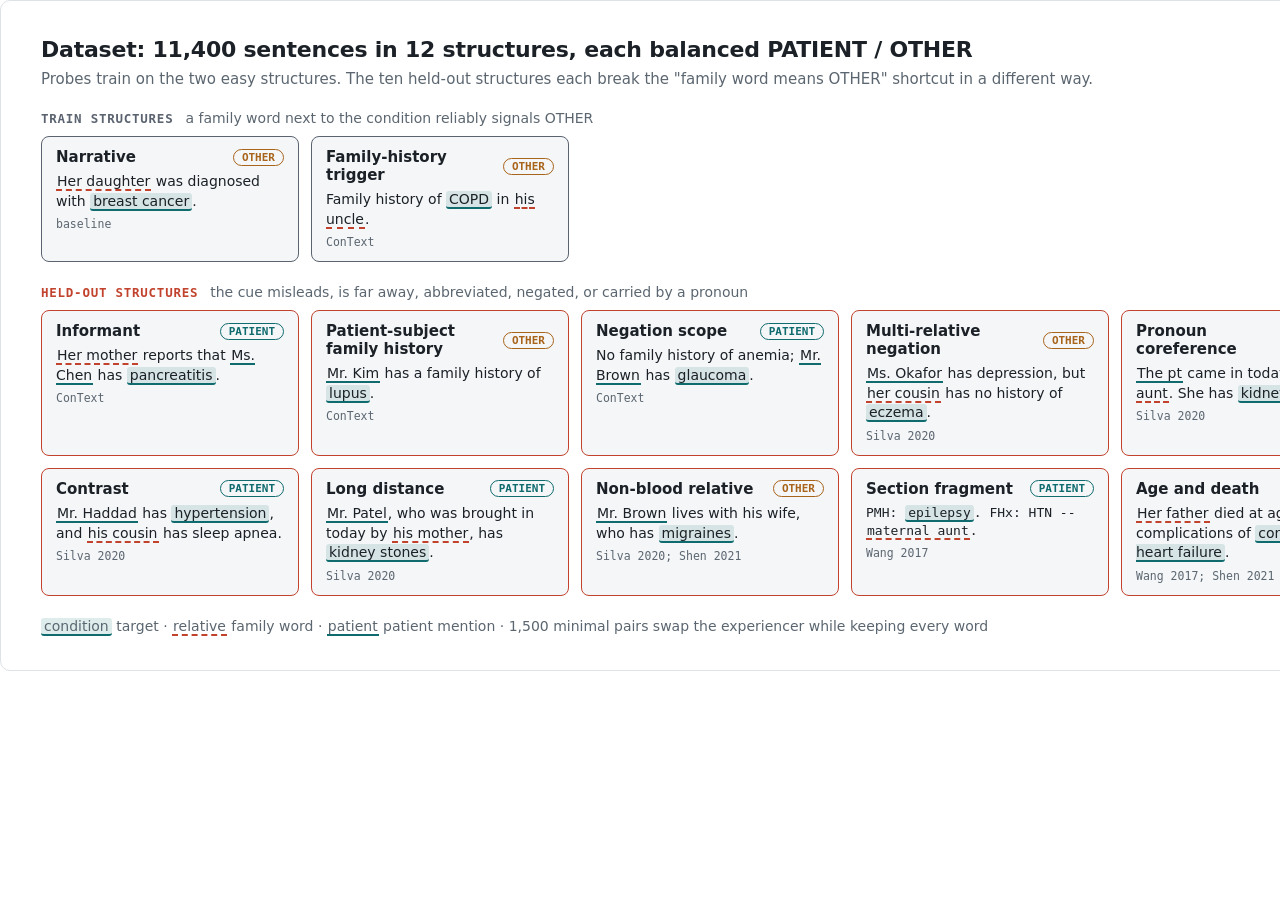
<file: figures/src/structures.html>
<!doctype html><html><head><meta charset="utf-8"><link rel="stylesheet" href="style.css">
<style>
.grp{display:flex;flex-direction:column;gap:10px}
.gh{display:flex;align-items:baseline;gap:12px}
.gh .k{font-family:var(--mono);font-size:12.5px;letter-spacing:.06em;text-transform:uppercase;font-weight:600}
.gh .d{font-size:14px;color:var(--muted)}
.cards{display:grid;grid-template-columns:repeat(5,1fr);gap:12px}
.card{background:var(--box);border:1.5px solid var(--edge);border-radius:8px;padding:11px 14px 12px;display:flex;flex-direction:column;gap:6px}
.card.train{border-color:var(--edge)}
.card.held{border-color:var(--red)}
.top{display:flex;justify-content:space-between;align-items:center;gap:8px}
.nm{font-weight:600;font-size:15px}
.ex{font-size:14px;line-height:1.4}
.src{font-family:var(--mono);font-size:11.5px;color:var(--muted)}
.chip{font-size:11px;padding:1px 8px}
</style></head><body>
<div class="figure" style="width:1420px">
  <div class="title">Dataset: 11,400 sentences in 12 structures, each balanced PATIENT / OTHER</div>
  <div class="sub">Probes train on the two easy structures. The ten held-out structures each break the "family word means OTHER" shortcut in a different way.</div>

  <div class="grp">
    <div class="gh"><span class="k" style="color:var(--edge)">Train structures</span><span class="d">a family word next to the condition reliably signals OTHER</span></div>
    <div class="cards">
      <div class="card train"><div class="top"><span class="nm">Narrative</span><span class="chip o">OTHER</span></div><div class="ex"><span class="fam">Her daughter</span> was diagnosed with <span class="cond">breast cancer</span>.</div><div class="src">baseline</div></div>
      <div class="card train"><div class="top"><span class="nm">Family-history trigger</span><span class="chip o">OTHER</span></div><div class="ex">Family history of <span class="cond">COPD</span> in <span class="fam">his uncle</span>.</div><div class="src">ConText</div></div>
    </div>
  </div>

  <div class="grp">
    <div class="gh"><span class="k bad">Held-out structures</span><span class="d">the cue misleads, is far away, abbreviated, negated, or carried by a pronoun</span></div>
    <div class="cards">
      <div class="card held"><div class="top"><span class="nm">Informant</span><span class="chip p">PATIENT</span></div><div class="ex"><span class="fam">Her mother</span> reports that <span class="pat">Ms. Chen</span> has <span class="cond">pancreatitis</span>.</div><div class="src">ConText</div></div>
      <div class="card held"><div class="top"><span class="nm">Patient-subject family history</span><span class="chip o">OTHER</span></div><div class="ex"><span class="pat">Mr. Kim</span> has a family history of <span class="cond">lupus</span>.</div><div class="src">ConText</div></div>
      <div class="card held"><div class="top"><span class="nm">Negation scope</span><span class="chip p">PATIENT</span></div><div class="ex">No family history of anemia; <span class="pat">Mr. Brown</span> has <span class="cond">glaucoma</span>.</div><div class="src">ConText</div></div>
      <div class="card held"><div class="top"><span class="nm">Multi-relative negation</span><span class="chip o">OTHER</span></div><div class="ex"><span class="pat">Ms. Okafor</span> has depression, but <span class="fam">her cousin</span> has no history of <span class="cond">eczema</span>.</div><div class="src">Silva 2020</div></div>
      <div class="card held"><div class="top"><span class="nm">Pronoun coreference</span><span class="chip o">OTHER</span></div><div class="ex"><span class="pat">The pt</span> came in today with <span class="fam">his aunt</span>. She has <span class="cond">kidney stones</span>.</div><div class="src">Silva 2020</div></div>
      <div class="card held"><div class="top"><span class="nm">Contrast</span><span class="chip p">PATIENT</span></div><div class="ex"><span class="pat">Mr. Haddad</span> has <span class="cond">hypertension</span>, and <span class="fam">his cousin</span> has sleep apnea.</div><div class="src">Silva 2020</div></div>
      <div class="card held"><div class="top"><span class="nm">Long distance</span><span class="chip p">PATIENT</span></div><div class="ex"><span class="pat">Mr. Patel</span>, who was brought in today by <span class="fam">his mother</span>, has <span class="cond">kidney stones</span>.</div><div class="src">Silva 2020</div></div>
      <div class="card held"><div class="top"><span class="nm">Non-blood relative</span><span class="chip o">OTHER</span></div><div class="ex"><span class="pat">Mr. Brown</span> lives with his wife, who has <span class="cond">migraines</span>.</div><div class="src">Silva 2020; Shen 2021</div></div>
      <div class="card held"><div class="top"><span class="nm">Section fragment</span><span class="chip p">PATIENT</span></div><div class="ex mono" style="font-size:13px">PMH: <span class="cond">epilepsy</span>. FHx: HTN -- <span class="fam">maternal aunt</span>.</div><div class="src">Wang 2017</div></div>
      <div class="card held"><div class="top"><span class="nm">Age and death</span><span class="chip o">OTHER</span></div><div class="ex"><span class="fam">Her father</span> died at age 71 of complications of <span class="cond">congestive heart failure</span>.</div><div class="src">Wang 2017; Shen 2021</div></div>
    </div>
  </div>
  <div class="note"><span class="cond">condition</span> target · <span class="fam">relative</span> family word · <span class="pat">patient</span> patient mention · 1,500 minimal pairs swap the experiencer while keeping every word</div>
</div></body></html>
</file>
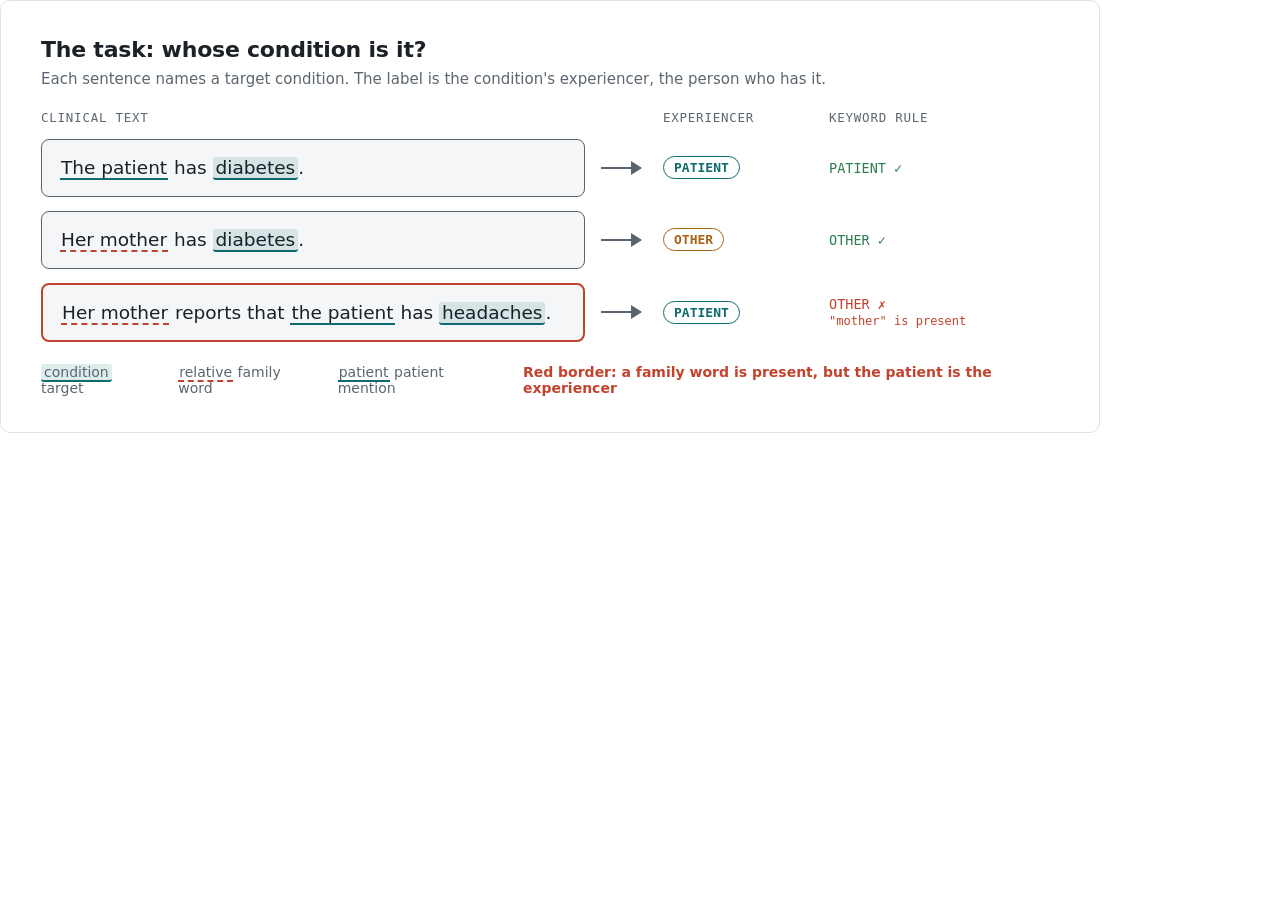
<file: figures/src/task.html>
<!doctype html><html><head><meta charset="utf-8"><link rel="stylesheet" href="style.css">
<style>
.t{display:grid;grid-template-columns:1fr 46px 150px 230px;align-items:center;gap:14px 16px}
.t .s{font-size:18.5px;line-height:1.5;background:var(--box);border:1.5px solid var(--edge);border-radius:8px;padding:14px 18px}
.t .s.hard{border-color:var(--red);border-width:2px}
.hd{font-family:var(--mono);font-size:12.5px;letter-spacing:.06em;text-transform:uppercase;color:var(--muted)}
.kw{font-family:var(--mono);font-size:13.5px}
.legend{display:flex;gap:26px;font-size:14px;color:var(--muted);align-items:center}
</style></head><body>
<div class="figure">
  <div class="title">The task: whose condition is it?</div>
  <div class="sub">Each sentence names a target condition. The label is the condition's experiencer, the person who has it.</div>
  <div class="t">
    <div class="hd">Clinical text</div><div></div><div class="hd">Experiencer</div><div class="hd">Keyword rule</div>
    <div class="s"><span class="pat">The patient</span> has <span class="cond">diabetes</span>.</div><div class="arrow" style="width:40px"></div>
    <div><span class="chip p">PATIENT</span></div><div class="kw good">PATIENT ✓</div>
    <div class="s"><span class="fam">Her mother</span> has <span class="cond">diabetes</span>.</div><div class="arrow" style="width:40px"></div>
    <div><span class="chip o">OTHER</span></div><div class="kw good">OTHER ✓</div>
    <div class="s hard"><span class="fam">Her mother</span> reports that <span class="pat">the patient</span> has <span class="cond">headaches</span>.</div><div class="arrow" style="width:40px"></div>
    <div><span class="chip p">PATIENT</span></div><div class="kw bad">OTHER ✗<br><span style="font-size:12px">"mother" is present</span></div>
  </div>
  <div class="legend">
    <span><span class="cond">condition</span> target</span>
    <span><span class="fam">relative</span> family word</span>
    <span><span class="pat">patient</span> patient mention</span>
    <span class="bad" style="font-weight:600">Red border: a family word is present, but the patient is the experiencer</span>
  </div>
</div></body></html>
</file>
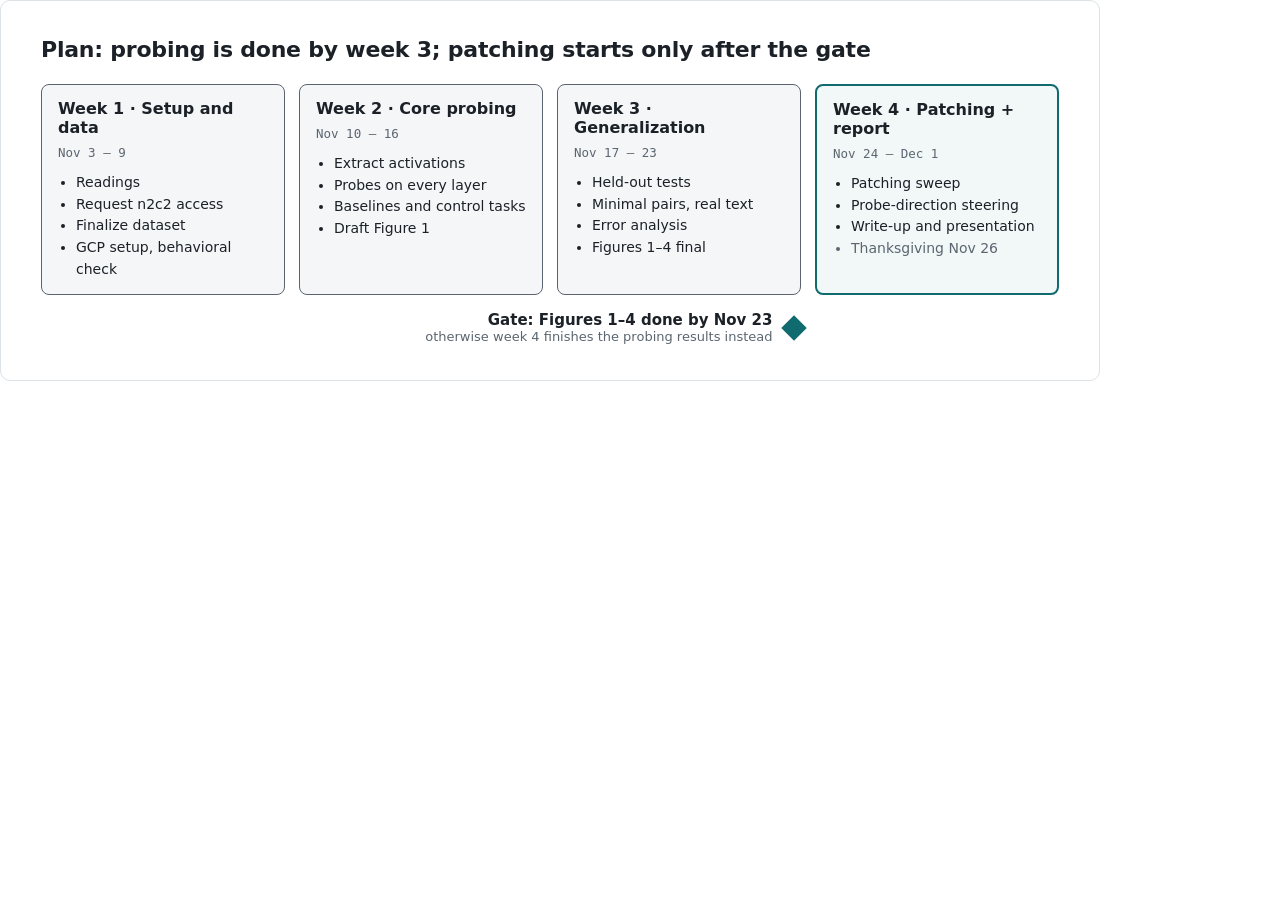
<file: figures/src/timeline.html>
<!doctype html><html><head><meta charset="utf-8"><link rel="stylesheet" href="style.css">
<style>
.wk{display:grid;grid-template-columns:repeat(4,1fr);gap:14px}
.w{background:var(--box);border:1.5px solid var(--edge);border-radius:8px;padding:14px 16px;display:flex;flex-direction:column;gap:8px}
.w.s{border-color:var(--teal);border-width:2px;background:rgba(15,107,110,.05)}
.w .h{font-weight:600;font-size:16px}
.w .d{font-family:var(--mono);font-size:12.5px;color:var(--muted)}
.w ul{margin:4px 0 0;padding-left:18px;font-size:14px;line-height:1.55}
.gate{display:flex;justify-content:flex-end;align-items:center;gap:12px;margin-top:-6px;padding-right:calc(25% + 2px)}
.dia{width:18px;height:18px;background:var(--teal);transform:rotate(45deg);flex:none}
.gate .t{font-weight:600;font-size:15px}
.gate .t small{display:block;font-weight:400;color:var(--muted);font-size:13px}
</style></head><body>
<div class="figure">
  <div class="title">Plan: probing is done by week 3; patching starts only after the gate</div>
  <div class="wk">
    <div class="w"><div class="h">Week 1 · Setup and data</div><div class="d">Nov 3 – 9</div><ul><li>Readings</li><li>Request n2c2 access</li><li>Finalize dataset</li><li>GCP setup, behavioral check</li></ul></div>
    <div class="w"><div class="h">Week 2 · Core probing</div><div class="d">Nov 10 – 16</div><ul><li>Extract activations</li><li>Probes on every layer</li><li>Baselines and control tasks</li><li>Draft Figure 1</li></ul></div>
    <div class="w"><div class="h">Week 3 · Generalization</div><div class="d">Nov 17 – 23</div><ul><li>Held-out tests</li><li>Minimal pairs, real text</li><li>Error analysis</li><li>Figures 1–4 final</li></ul></div>
    <div class="w s"><div class="h">Week 4 · Patching + report</div><div class="d">Nov 24 – Dec 1</div><ul><li>Patching sweep</li><li>Probe-direction steering</li><li>Write-up and presentation</li><li style="color:var(--muted)">Thanksgiving Nov 26</li></ul></div>
  </div>
  <div class="gate"><div class="t" style="text-align:right">Gate: Figures 1–4 done by Nov 23<small>otherwise week 4 finishes the probing results instead</small></div><div class="dia"></div></div>
</div></body></html>
</file>
<file: figures/src/style.css>
:root{
  --ink:#1b2127; --muted:#5b6670; --rule:#dde2e6; --box:#f5f6f8; --edge:#5b6370;
  --green:#2e7d4f; --red:#c2432d; --teal:#0f6b6e; --blue:#2f62b8; --amber:#a8641a;
  --sans:"Inter",system-ui,sans-serif; --mono:"DejaVu Sans Mono",monospace;
}
*{box-sizing:border-box}
body{margin:0;background:#fff;font-family:var(--sans);color:var(--ink)}
.figure{width:1100px;background:#fff;border:1px solid var(--rule);border-radius:10px;padding:36px 40px;display:flex;flex-direction:column;gap:22px}
.title{font-size:22px;font-weight:600;letter-spacing:-.01em}
.sub{font-size:15px;color:var(--muted);margin-top:-14px}
.box{background:var(--box);border:1.5px solid var(--edge);border-radius:8px;padding:12px 16px}
.box .h{font-weight:600;font-size:17px}
.box .m{font-family:var(--mono);font-size:13.5px;color:var(--muted);margin-top:4px}
.mono{font-family:var(--mono)}
.chip{display:inline-block;font-family:var(--mono);font-size:13px;font-weight:600;padding:3px 10px;border-radius:99px;border:1.5px solid currentColor;white-space:nowrap}
.chip.p{color:var(--teal)} .chip.o{color:var(--amber)}
.good{color:var(--green)} .bad{color:var(--red)}
.cond{background:rgba(15,107,110,.13);border-bottom:2px solid var(--teal);padding:0 3px;border-radius:3px}
.fam{border-bottom:2px dashed var(--red);padding:0 1px}
.pat{border-bottom:2px solid var(--teal);padding:0 1px}
.note{font-size:14px;color:var(--muted)}
.row{display:flex;align-items:center;gap:16px}
.arrow{flex:none;height:2px;background:var(--edge);position:relative}
.arrow::after{content:"";position:absolute;right:-1px;top:-6px;border-left:11px solid var(--edge);border-top:7px solid transparent;border-bottom:7px solid transparent}
</file>
